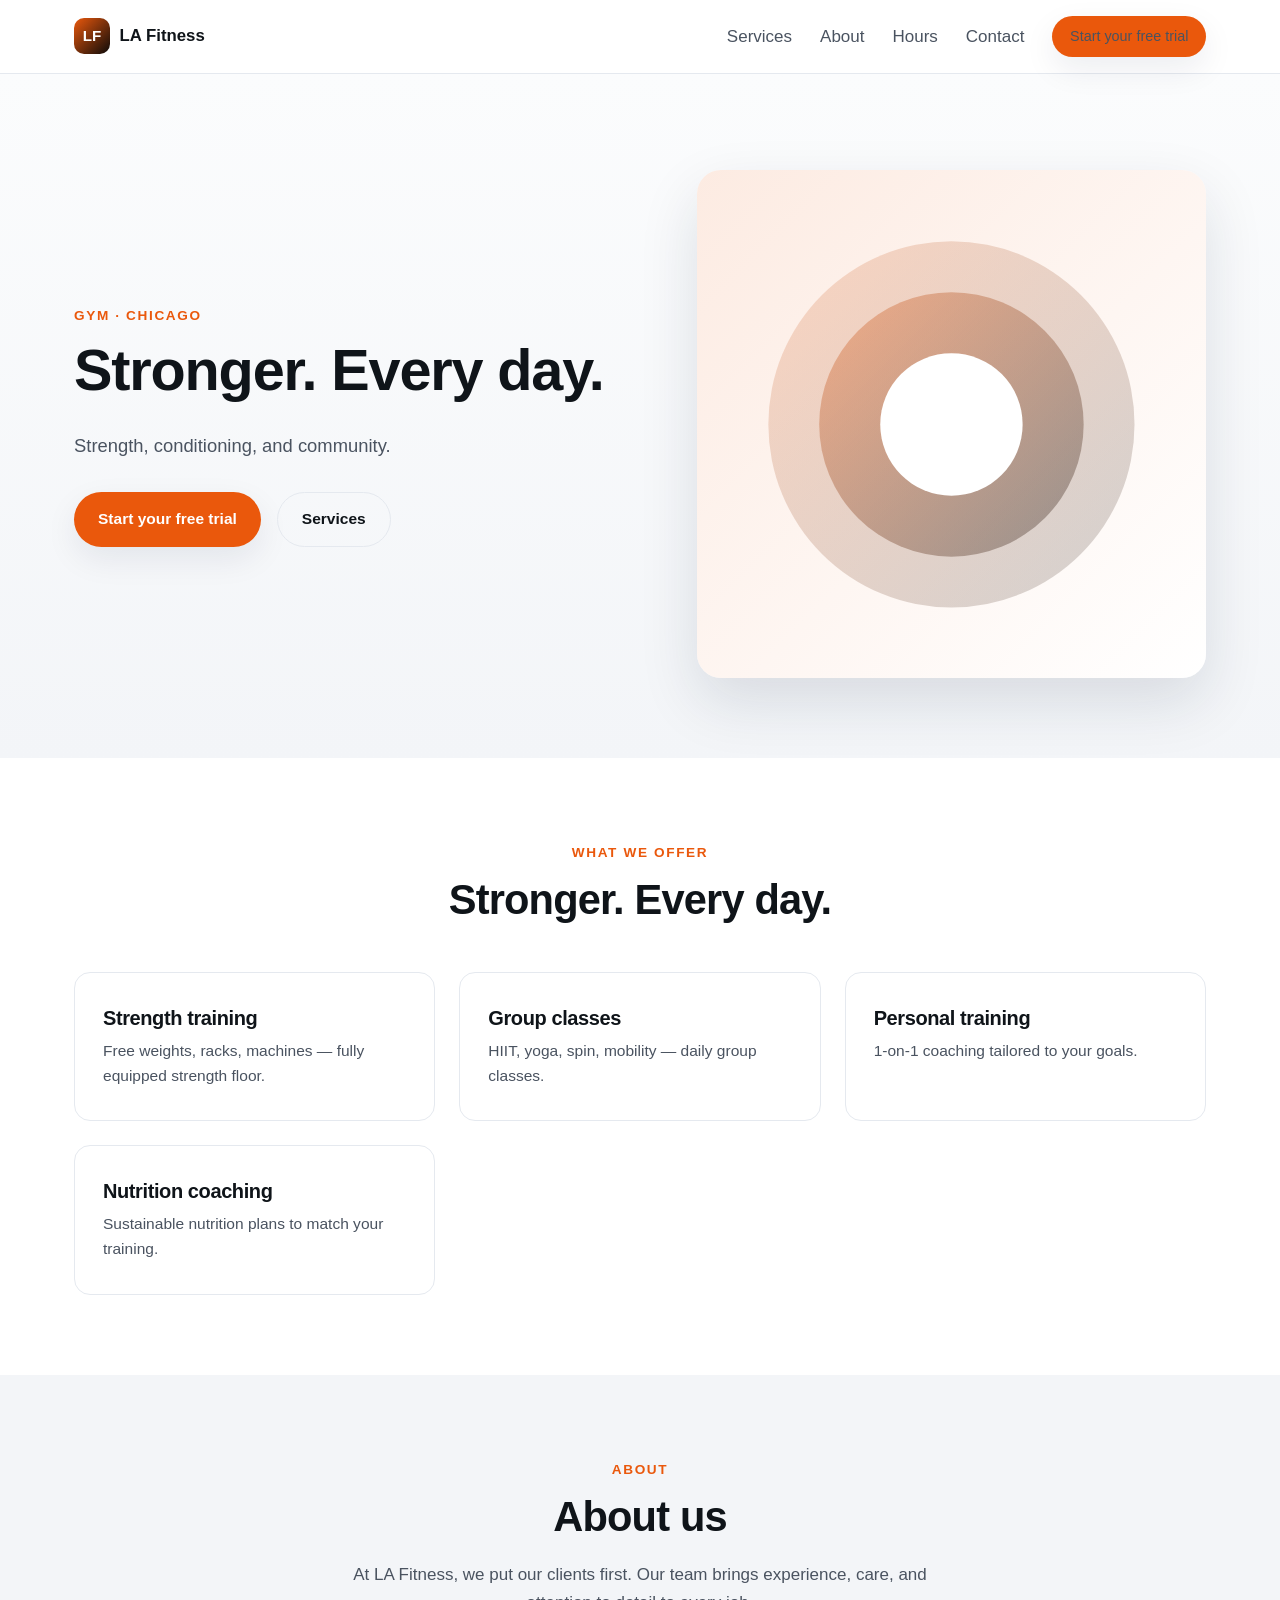
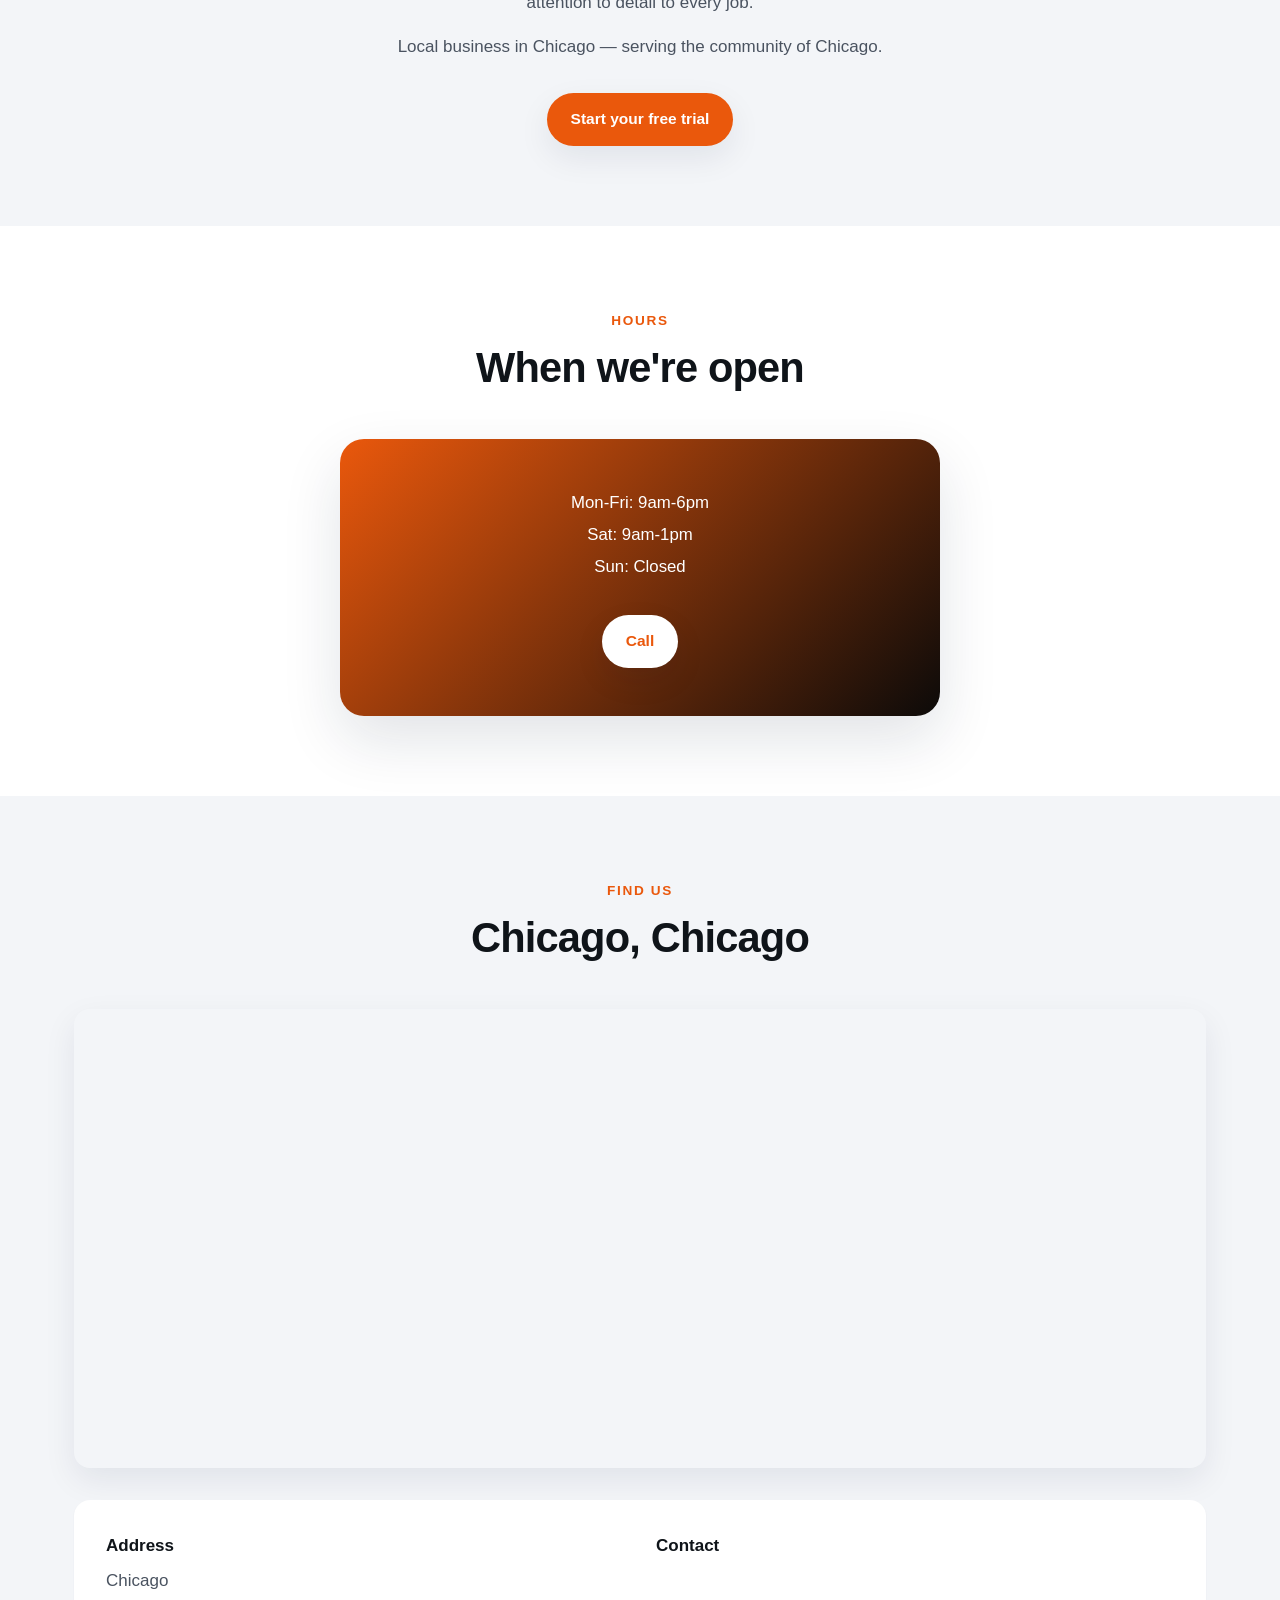
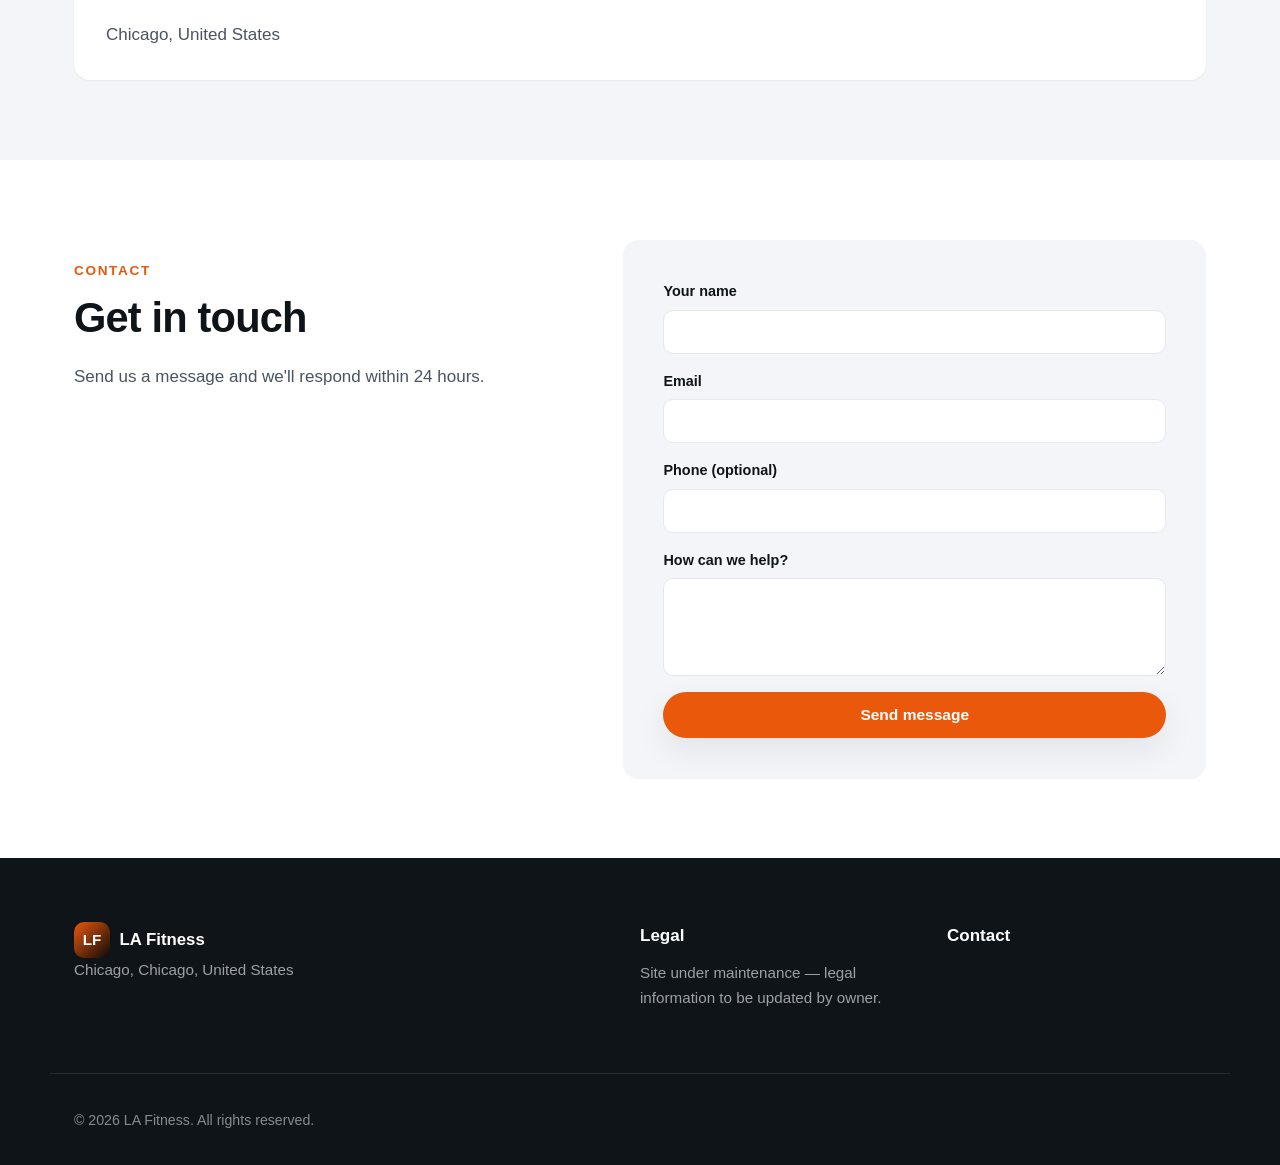
<file: 89ff51f60ce13ceafd8ca6e7455a6ad2/index.html>
<!DOCTYPE html>
<html lang="en">
<head>
<meta charset="UTF-8">
<meta name="viewport" content="width=device-width, initial-scale=1.0">
<title>LA Fitness — Services in Chicago</title>
<meta name="description" content="Strength, conditioning, and community.">
<meta property="og:title" content="LA Fitness">
<meta property="og:description" content="Strength, conditioning, and community.">
<meta property="og:type" content="website">
<link rel="stylesheet" href="style.css">
<link rel="icon" href="data:image/svg+xml,%3Csvg xmlns='http://www.w3.org/2000/svg' viewBox='0 0 100 100'%3E%3Ctext y='.9em' font-size='90'%3E💪%3C/text%3E%3C/svg%3E">
<script type="application/ld+json">
{
  "@context": "https://schema.org",
  "@type": "ExerciseGym",
  "name": "LA Fitness",
  "telephone": "",
  "email": "",
  "address": {
    "@type": "PostalAddress",
    "streetAddress": "Chicago",
    "addressLocality": "Chicago",
    "addressCountry": "United States"
  }
}
</script>
</head>
<body>

<header class="nav">
  <div class="container nav-inner">
    <a href="#top" class="logo">
      <span class="logo-mark">LF</span>
      <span class="logo-name">LA Fitness</span>
    </a>
    <nav class="nav-links">
      <a href="#services">Services</a>
      <a href="#about">About</a>
      <a href="#hours">Hours</a>
      <a href="#contact">Contact</a>
      <a href="tel:" class="btn btn-primary nav-cta">Start your free trial</a>
    </nav>
  </div>
</header>

<section id="top" class="hero">
  <div class="container hero-inner">
    <div class="hero-text reveal">
      <span class="eyebrow">Gym · Chicago</span>
      <h1>Stronger. Every day.</h1>
      <p class="lead">Strength, conditioning, and community.</p>
      <div class="hero-cta">
        <a href="tel:" class="btn btn-primary">Start your free trial</a>
        <a href="#services" class="btn btn-ghost">Services</a>
      </div>
    </div>
    <div class="hero-visual reveal">
      <div class="hero-card">
        <svg viewBox="0 0 200 200" class="hero-svg" aria-hidden="true">
          <defs>
            <linearGradient id="hg" x1="0" x2="1" y1="0" y2="1">
              <stop offset="0%" stop-color="var(--c-primary)"/>
              <stop offset="100%" stop-color="var(--c-secondary)"/>
            </linearGradient>
          </defs>
          <circle cx="100" cy="100" r="90" fill="url(#hg)" opacity="0.18"/>
          <circle cx="100" cy="100" r="65" fill="url(#hg)" opacity="0.32"/>
          <circle cx="100" cy="100" r="35" fill="white"/>
        </svg>
      </div>
    </div>
  </div>
</section>

<section id="services" class="services">
  <div class="container">
    <div class="section-head reveal">
      <span class="eyebrow">What we offer</span>
      <h2>Stronger. Every day.</h2>
    </div>
    <div class="grid grid-2">
      <article class="card reveal">
        <h3>Strength training</h3>
        <p>Free weights, racks, machines — fully equipped strength floor.</p>
      </article>
      <article class="card reveal">
        <h3>Group classes</h3>
        <p>HIIT, yoga, spin, mobility — daily group classes.</p>
      </article>
      <article class="card reveal">
        <h3>Personal training</h3>
        <p>1-on-1 coaching tailored to your goals.</p>
      </article>
      <article class="card reveal">
        <h3>Nutrition coaching</h3>
        <p>Sustainable nutrition plans to match your training.</p>
      </article>
    </div>
  </div>
</section>

<section id="about" class="about">
  <div class="container about-inner">
    <div class="about-text reveal">
      <span class="eyebrow">About</span>
      <h2>About us</h2>
      <p>At LA Fitness, we put our clients first. Our team brings experience, care, and attention to detail to every job.</p>
      <p>Local business in Chicago — serving the community of Chicago.</p>
      <a href="#contact" class="btn btn-primary">Start your free trial</a>
    </div>
  </div>
</section>

<section id="hours" class="hours">
  <div class="container">
    <div class="section-head reveal">
      <span class="eyebrow">Hours</span>
      <h2>When we're open</h2>
    </div>
    <div class="hours-card reveal">
      <pre class="hours-text">Mon-Fri: 9am-6pm
Sat: 9am-1pm
Sun: Closed</pre>
      <a href="tel:" class="btn btn-primary">Call </a>
    </div>
  </div>
</section>

<section id="location" class="location">
  <div class="container">
    <div class="section-head reveal">
      <span class="eyebrow">Find us</span>
      <h2>Chicago, Chicago</h2>
    </div>
    <div class="map-wrap reveal">
      <iframe src="https://maps.google.com/maps?q=Chicago,+Chicago,+United+States&output=embed" width="100%" height="450" style="border:0; border-radius: 16px;" allowfullscreen="" loading="lazy" referrerpolicy="no-referrer-when-downgrade"></iframe>
    </div>
    <div class="address-box reveal">
      <div>
        <strong>Address</strong>
        <p>Chicago<br><br>Chicago, United States</p>
      </div>
      <div>
        <strong>Contact</strong>
        <p><a href="tel:"></a><br><a href="mailto:"></a></p>
      </div>
    </div>
  </div>
</section>

<section id="contact" class="contact">
  <div class="container">
    <div class="contact-inner reveal">
      <div class="contact-text">
        <span class="eyebrow">Contact</span>
        <h2>Get in touch</h2>
        <p>Send us a message and we'll respond within 24 hours.</p>
      </div>
      <form class="contact-form" action="mailto:" method="post" enctype="text/plain">
        <label>Your name<input type="text" name="name" required></label>
        <label>Email<input type="email" name="email" required></label>
        <label>Phone (optional)<input type="tel" name="phone"></label>
        <label>How can we help?<textarea name="message" rows="4" required></textarea></label>
        <button type="submit" class="btn btn-primary btn-block">Send message</button>
      </form>
    </div>
  </div>
</section>

<footer class="footer">
  <div class="container footer-inner">
    <div>
      <div class="logo">
        <span class="logo-mark">LF</span>
        <span class="logo-name">LA Fitness</span>
      </div>
      <p class="muted">Chicago, Chicago, United States</p>
    </div>
    <div>
      <strong>Legal</strong>
      <p class="muted">Site under maintenance — legal information to be updated by owner.</p>
    </div>
    <div>
      <strong>Contact</strong>
      <p class="muted"><a href="tel:"></a><br><a href="mailto:"></a></p>
    </div>
  </div>
  <div class="container footer-bottom">
    <small>© 2026 LA Fitness. All rights reserved.</small>
  </div>
</footer>

<script>
const obs = new IntersectionObserver((entries) => {
  entries.forEach(e => {
    if (e.isIntersecting) {
      e.target.classList.add('in-view');
      obs.unobserve(e.target);
    }
  });
}, { threshold: 0.1 });
document.querySelectorAll('.reveal').forEach(el => obs.observe(el));
</script>

</body>
</html>
</file>
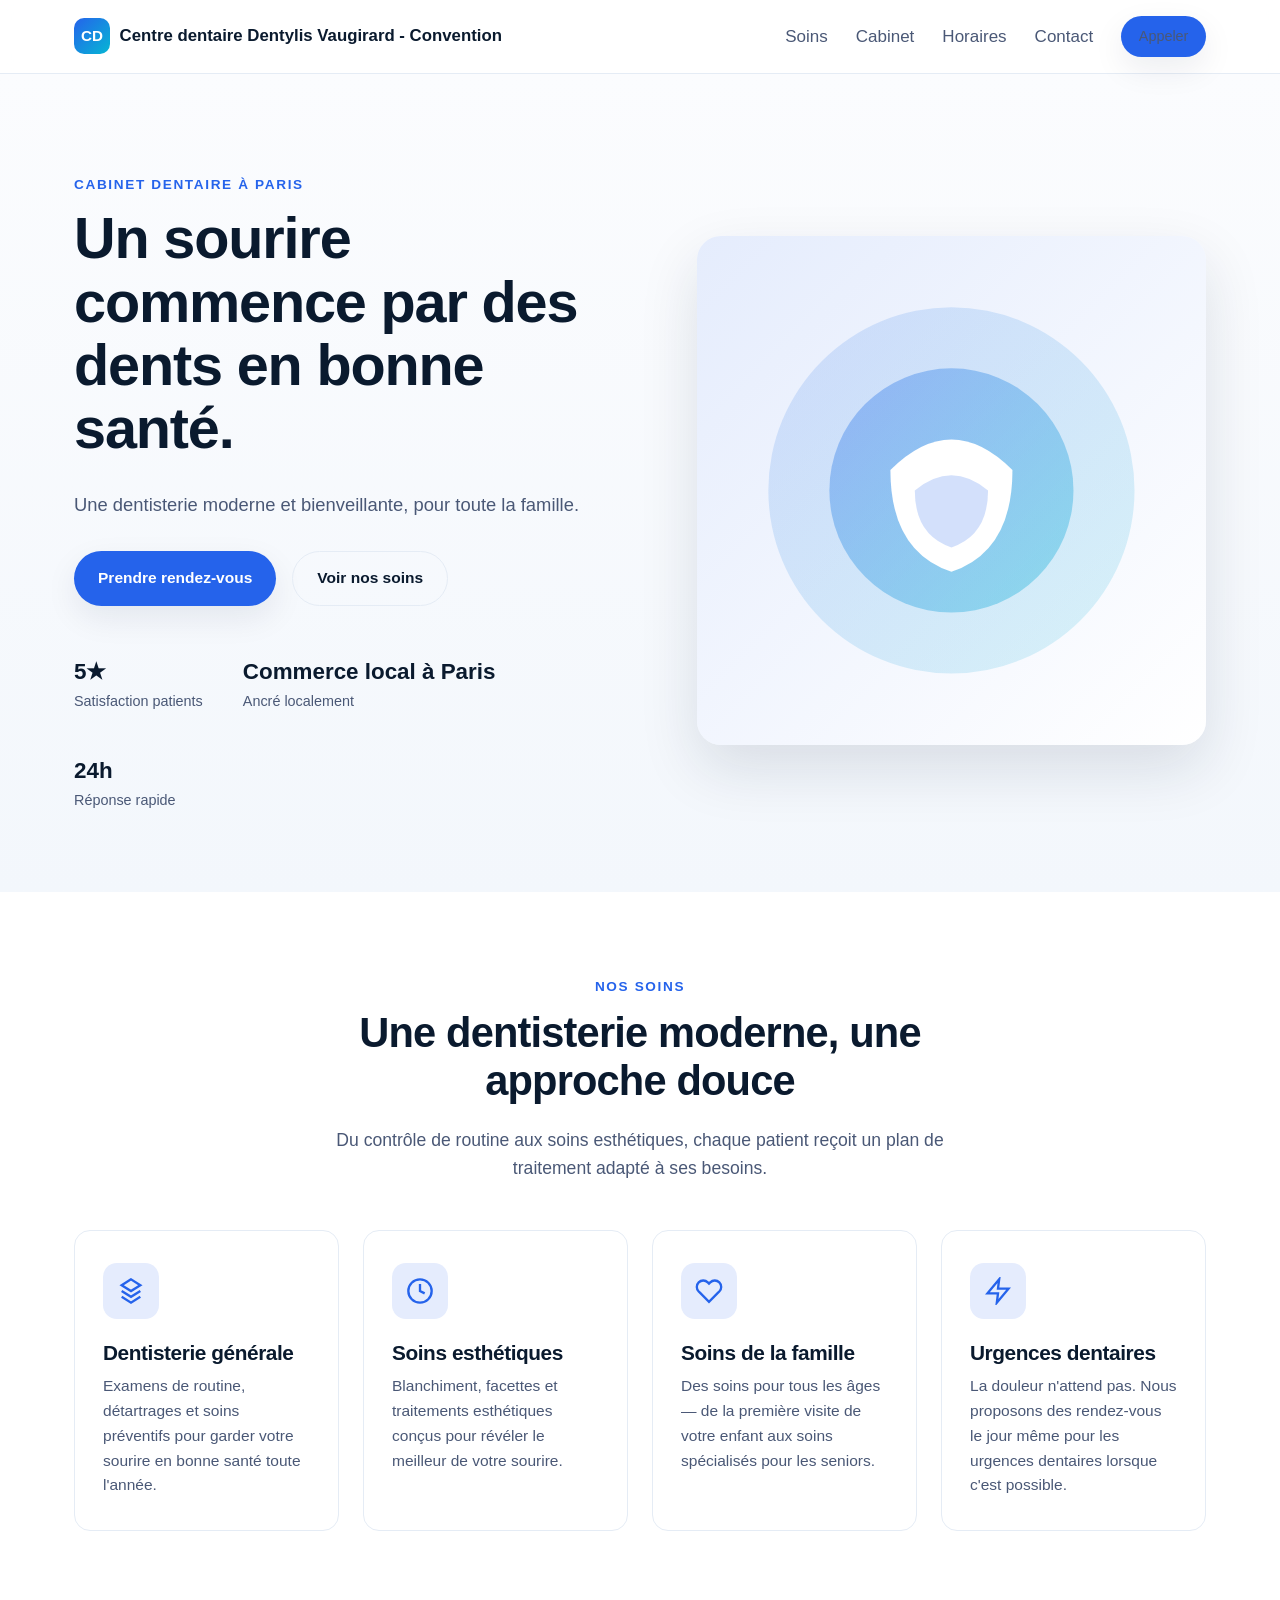
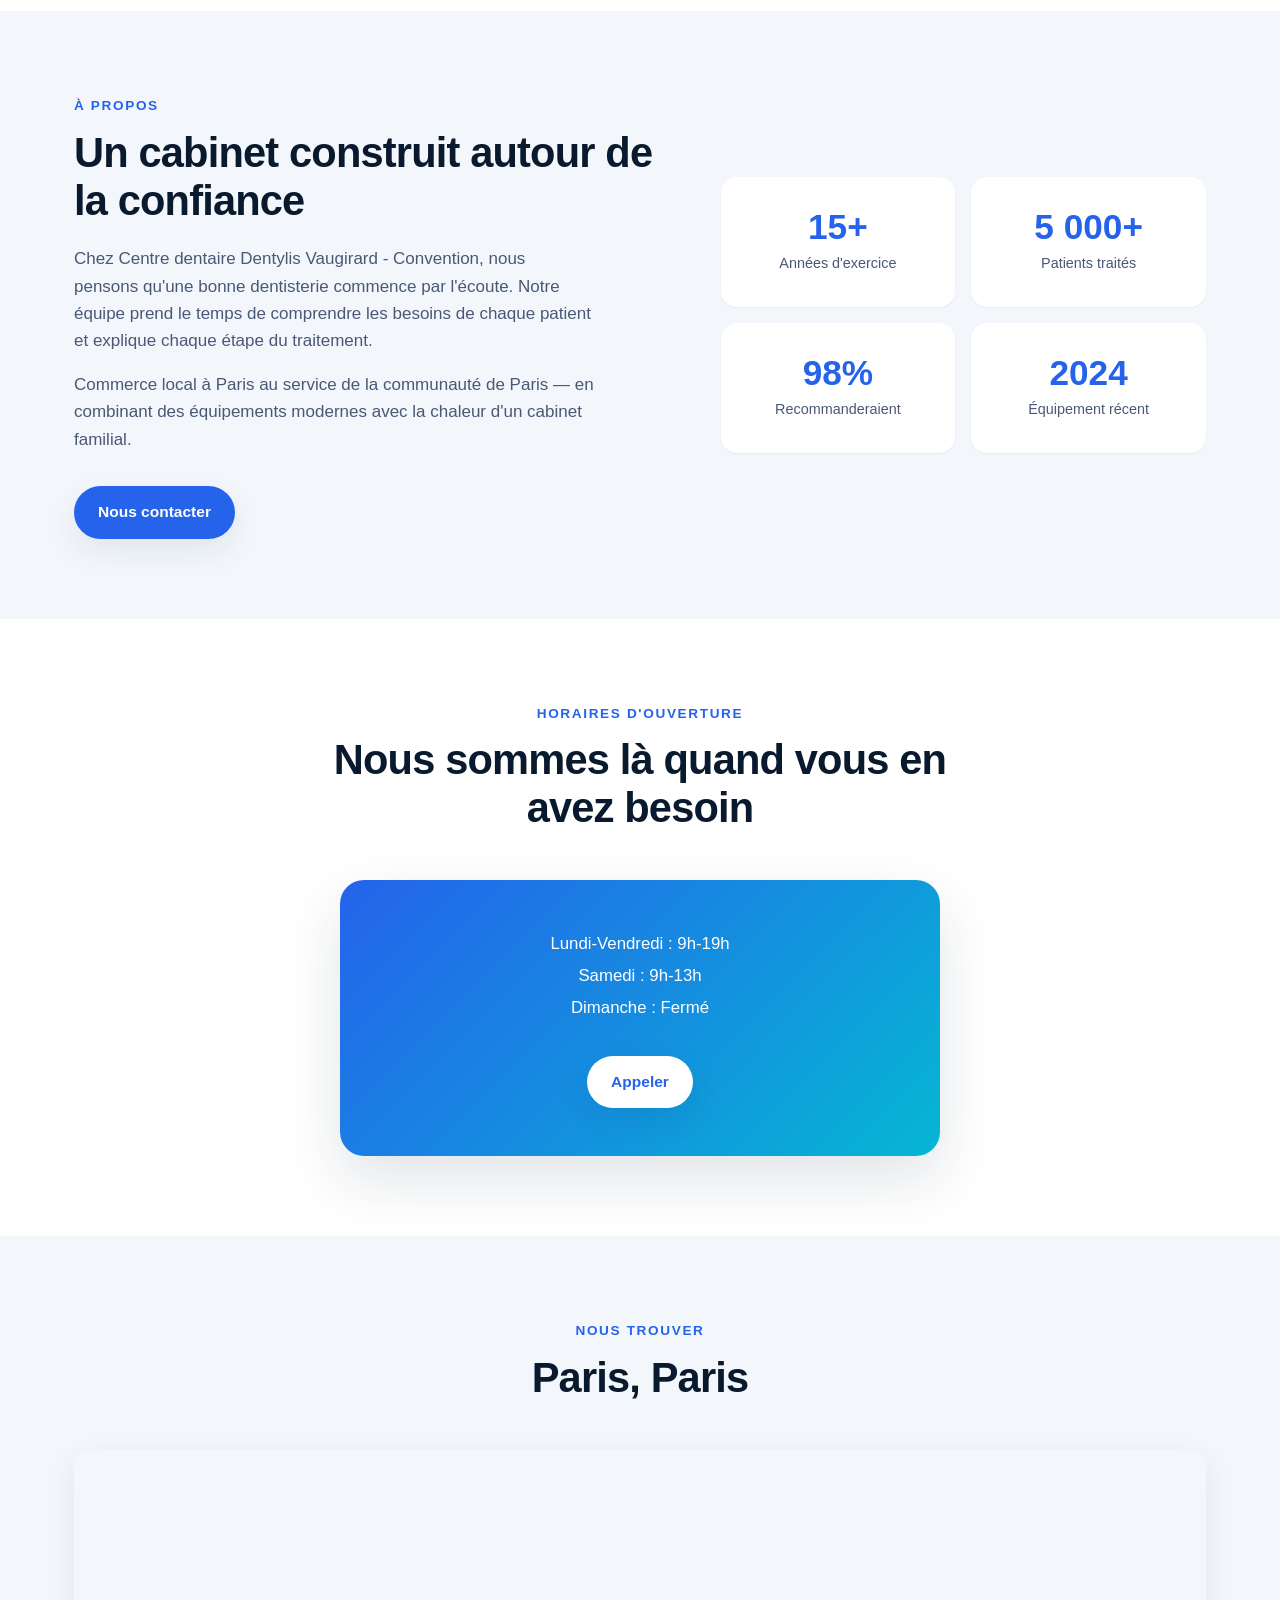
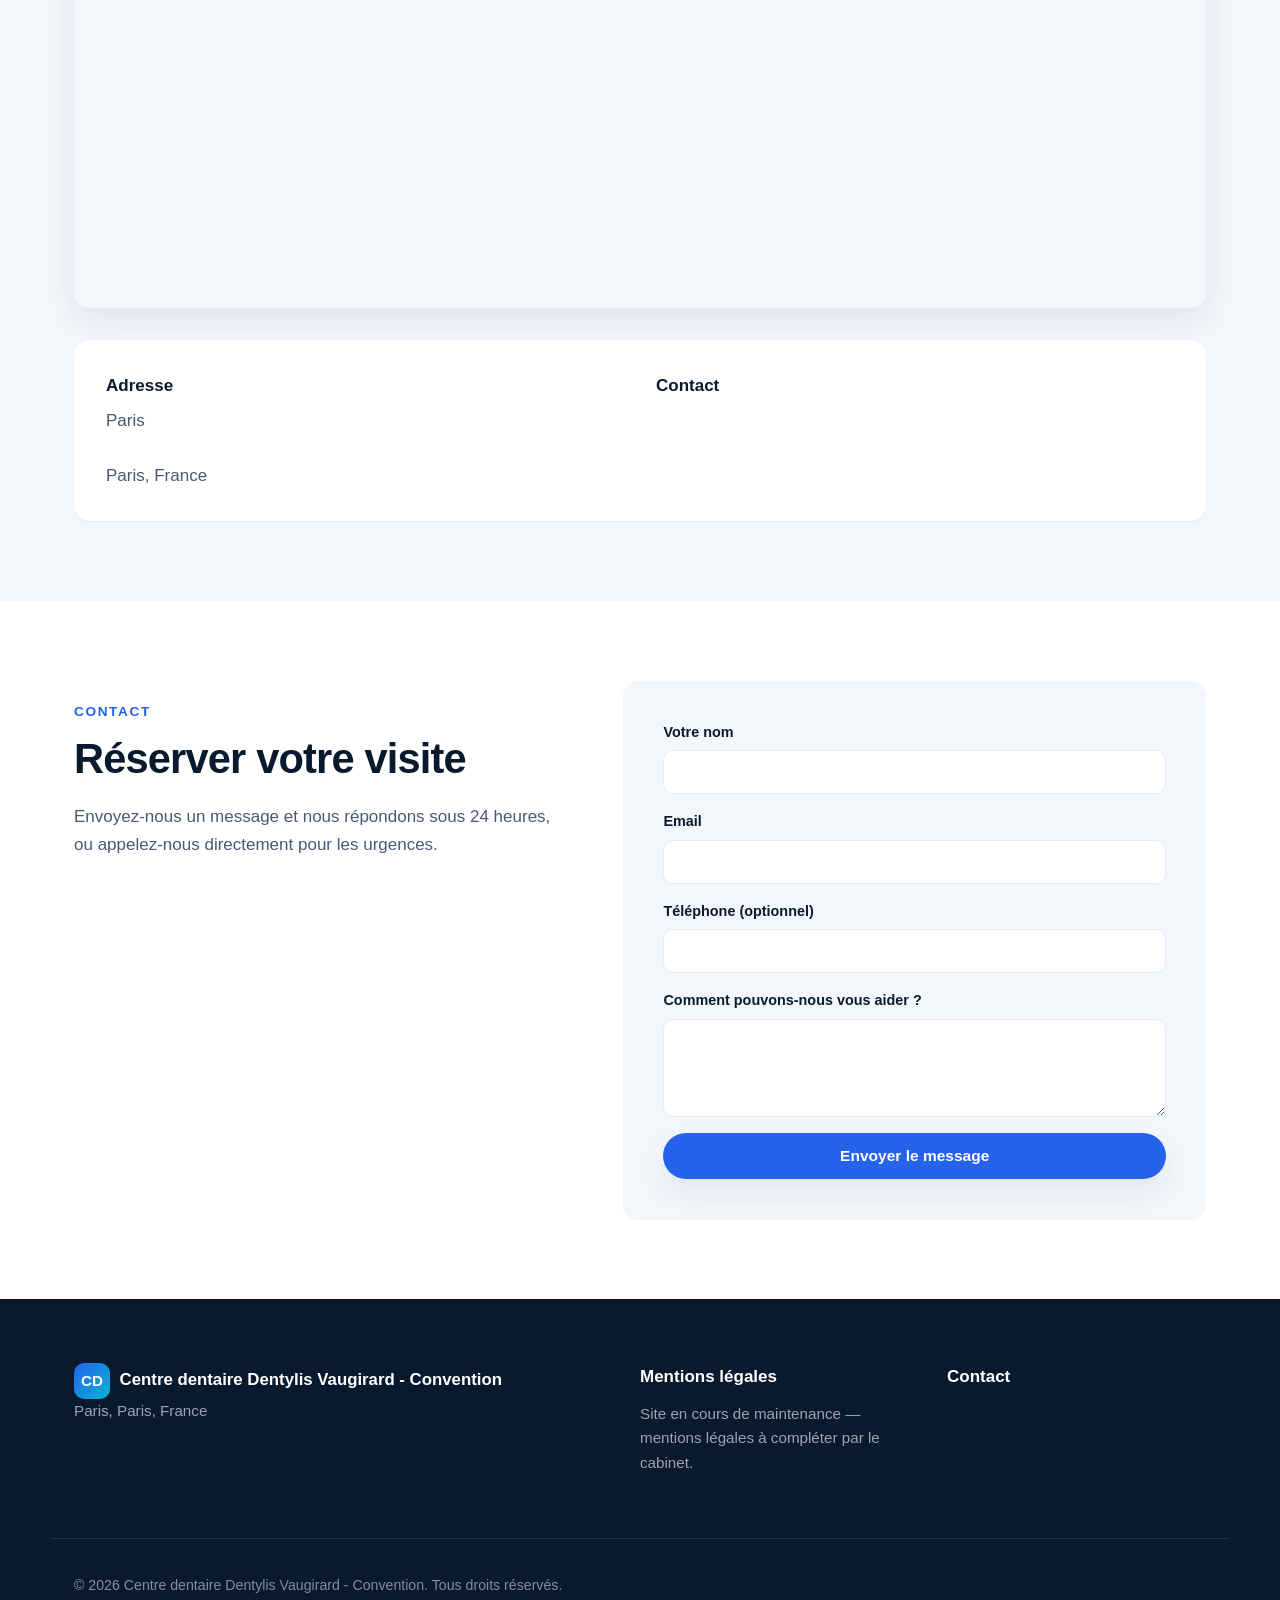
<file: 8fca612493efad736469fa823d2a797a/index.html>
<!DOCTYPE html>
<html lang="fr">
<head>
<meta charset="UTF-8">
<meta name="viewport" content="width=device-width, initial-scale=1.0">
<title>Centre dentaire Dentylis Vaugirard - Convention — Cabinet dentaire à Paris</title>
<meta name="description" content="Une dentisterie moderne et bienveillante, pour toute la famille.">
<meta property="og:title" content="Centre dentaire Dentylis Vaugirard - Convention">
<meta property="og:description" content="Une dentisterie moderne et bienveillante, pour toute la famille.">
<meta property="og:type" content="website">
<link rel="stylesheet" href="style.css">
<link rel="icon" href="data:image/svg+xml,%3Csvg xmlns='http://www.w3.org/2000/svg' viewBox='0 0 100 100'%3E%3Ctext y='.9em' font-size='90'%3E🦷%3C/text%3E%3C/svg%3E">
<script type="application/ld+json">
{
  "@context": "https://schema.org",
  "@type": "Dentist",
  "name": "Centre dentaire Dentylis Vaugirard - Convention",
  "telephone": "",
  "email": "",
  "address": {
    "@type": "PostalAddress",
    "streetAddress": "Paris",
    "addressLocality": "Paris",
    "addressCountry": "France"
  }
}
</script>
</head>
<body>

<header class="nav">
  <div class="container nav-inner">
    <a href="#top" class="logo">
      <span class="logo-mark">CD</span>
      <span class="logo-name">Centre dentaire Dentylis Vaugirard - Convention</span>
    </a>
    <nav class="nav-links">
      <a href="#services">Soins</a>
      <a href="#about">Cabinet</a>
      <a href="#hours">Horaires</a>
      <a href="#contact">Contact</a>
      <a href="tel:" class="btn btn-primary nav-cta">Appeler</a>
    </nav>
  </div>
</header>

<section id="top" class="hero">
  <div class="container hero-inner">
    <div class="hero-text reveal">
      <span class="eyebrow">Cabinet dentaire à Paris</span>
      <h1>Un sourire commence par des dents en bonne santé.</h1>
      <p class="lead">Une dentisterie moderne et bienveillante, pour toute la famille.</p>
      <div class="hero-cta">
        <a href="tel:" class="btn btn-primary">Prendre rendez-vous</a>
        <a href="#services" class="btn btn-ghost">Voir nos soins</a>
      </div>
      <div class="hero-trust">
        <div class="trust-item">
          <strong>5★</strong>
          <span>Satisfaction patients</span>
        </div>
        <div class="trust-item">
          <strong>Commerce local à Paris</strong>
          <span>Ancré localement</span>
        </div>
        <div class="trust-item">
          <strong>24h</strong>
          <span>Réponse rapide</span>
        </div>
      </div>
    </div>
    <div class="hero-visual reveal">
      <div class="hero-card">
        <div class="hero-card-bg"></div>
        <svg viewBox="0 0 200 200" class="hero-svg" aria-hidden="true">
          <defs>
            <linearGradient id="g1" x1="0" x2="1" y1="0" y2="1">
              <stop offset="0%" stop-color="var(--c-primary)"/>
              <stop offset="100%" stop-color="var(--c-secondary)"/>
            </linearGradient>
          </defs>
          <circle cx="100" cy="100" r="90" fill="url(#g1)" opacity="0.15"/>
          <circle cx="100" cy="100" r="60" fill="url(#g1)" opacity="0.35"/>
          <path d="M70 90 Q100 60 130 90 Q130 130 100 140 Q70 130 70 90 Z" fill="white"/>
          <path d="M82 100 Q100 85 118 100 Q118 122 100 128 Q82 122 82 100 Z" fill="var(--c-primary)" opacity="0.2"/>
        </svg>
      </div>
    </div>
  </div>
</section>

<section id="services" class="services">
  <div class="container">
    <div class="section-head reveal">
      <span class="eyebrow">Nos soins</span>
      <h2>Une dentisterie moderne, une approche douce</h2>
      <p>Du contrôle de routine aux soins esthétiques, chaque patient reçoit un plan de traitement adapté à ses besoins.</p>
    </div>
    <div class="grid grid-3">
      <article class="card reveal">
        <div class="card-icon" style="background: var(--c-primary-soft);">
          <svg viewBox="0 0 24 24" fill="none" stroke="currentColor" stroke-width="2"><path d="M12 2L4 7l8 5 8-5-8-5z"/><path d="M4 12l8 5 8-5"/><path d="M4 17l8 5 8-5"/></svg>
        </div>
        <h3>Dentisterie générale</h3>
        <p>Examens de routine, détartrages et soins préventifs pour garder votre sourire en bonne santé toute l'année.</p>
      </article>
      <article class="card reveal">
        <div class="card-icon" style="background: var(--c-primary-soft);">
          <svg viewBox="0 0 24 24" fill="none" stroke="currentColor" stroke-width="2"><circle cx="12" cy="12" r="10"/><path d="M12 6v6l4 2"/></svg>
        </div>
        <h3>Soins esthétiques</h3>
        <p>Blanchiment, facettes et traitements esthétiques conçus pour révéler le meilleur de votre sourire.</p>
      </article>
      <article class="card reveal">
        <div class="card-icon" style="background: var(--c-primary-soft);">
          <svg viewBox="0 0 24 24" fill="none" stroke="currentColor" stroke-width="2"><path d="M20.84 4.61a5.5 5.5 0 0 0-7.78 0L12 5.67l-1.06-1.06a5.5 5.5 0 0 0-7.78 7.78l1.06 1.06L12 21.23l7.78-7.78 1.06-1.06a5.5 5.5 0 0 0 0-7.78z"/></svg>
        </div>
        <h3>Soins de la famille</h3>
        <p>Des soins pour tous les âges — de la première visite de votre enfant aux soins spécialisés pour les seniors.</p>
      </article>
      <article class="card reveal">
        <div class="card-icon" style="background: var(--c-primary-soft);">
          <svg viewBox="0 0 24 24" fill="none" stroke="currentColor" stroke-width="2"><path d="M13 2L3 14h9l-1 8 10-12h-9l1-8z"/></svg>
        </div>
        <h3>Urgences dentaires</h3>
        <p>La douleur n'attend pas. Nous proposons des rendez-vous le jour même pour les urgences dentaires lorsque c'est possible.</p>
      </article>
    </div>
  </div>
</section>

<section id="about" class="about">
  <div class="container about-inner">
    <div class="about-text reveal">
      <span class="eyebrow">À propos</span>
      <h2>Un cabinet construit autour de la confiance</h2>
      <p>Chez Centre dentaire Dentylis Vaugirard - Convention, nous pensons qu'une bonne dentisterie commence par l'écoute. Notre équipe prend le temps de comprendre les besoins de chaque patient et explique chaque étape du traitement.</p>
      <p>Commerce local à Paris au service de la communauté de Paris — en combinant des équipements modernes avec la chaleur d'un cabinet familial.</p>
      <a href="#contact" class="btn btn-primary">Nous contacter</a>
    </div>
    <div class="about-stats reveal">
      <div class="stat-card">
        <div class="stat-num">15+</div>
        <div class="stat-label">Années d'exercice</div>
      </div>
      <div class="stat-card">
        <div class="stat-num">5 000+</div>
        <div class="stat-label">Patients traités</div>
      </div>
      <div class="stat-card">
        <div class="stat-num">98%</div>
        <div class="stat-label">Recommanderaient</div>
      </div>
      <div class="stat-card">
        <div class="stat-num">2024</div>
        <div class="stat-label">Équipement récent</div>
      </div>
    </div>
  </div>
</section>

<section id="hours" class="hours">
  <div class="container">
    <div class="section-head reveal">
      <span class="eyebrow">Horaires d'ouverture</span>
      <h2>Nous sommes là quand vous en avez besoin</h2>
    </div>
    <div class="hours-card reveal">
      <pre class="hours-text">Lundi-Vendredi : 9h-19h
Samedi : 9h-13h
Dimanche : Fermé</pre>
      <a href="tel:" class="btn btn-primary">Appeler </a>
    </div>
  </div>
</section>

<section id="location" class="location">
  <div class="container">
    <div class="section-head reveal">
      <span class="eyebrow">Nous trouver</span>
      <h2>Paris, Paris</h2>
    </div>
    <div class="map-wrap reveal">
      <iframe src="https://maps.google.com/maps?q=Paris,+Paris,+France&output=embed" width="100%" height="450" style="border:0; border-radius: 16px;" allowfullscreen="" loading="lazy" referrerpolicy="no-referrer-when-downgrade"></iframe>
    </div>
    <div class="address-box reveal">
      <div>
        <strong>Adresse</strong>
        <p>Paris<br><br>Paris, France</p>
      </div>
      <div>
        <strong>Contact</strong>
        <p><a href="tel:"></a><br><a href="mailto:"></a></p>
      </div>
    </div>
  </div>
</section>

<section id="contact" class="contact">
  <div class="container">
    <div class="contact-inner reveal">
      <div class="contact-text">
        <span class="eyebrow">Contact</span>
        <h2>Réserver votre visite</h2>
        <p>Envoyez-nous un message et nous répondons sous 24 heures, ou appelez-nous directement pour les urgences.</p>
      </div>
      <form class="contact-form" action="mailto:" method="post" enctype="text/plain">
        <label>Votre nom<input type="text" name="name" required></label>
        <label>Email<input type="email" name="email" required></label>
        <label>Téléphone (optionnel)<input type="tel" name="phone"></label>
        <label>Comment pouvons-nous vous aider ?<textarea name="message" rows="4" required></textarea></label>
        <button type="submit" class="btn btn-primary btn-block">Envoyer le message</button>
      </form>
    </div>
  </div>
</section>

<footer class="footer">
  <div class="container footer-inner">
    <div>
      <div class="logo">
        <span class="logo-mark">CD</span>
        <span class="logo-name">Centre dentaire Dentylis Vaugirard - Convention</span>
      </div>
      <p class="muted">Paris, Paris, France</p>
    </div>
    <div>
      <strong>Mentions légales</strong>
      <p class="muted">Site en cours de maintenance — mentions légales à compléter par le cabinet.</p>
    </div>
    <div>
      <strong>Contact</strong>
      <p class="muted"><a href="tel:"></a><br><a href="mailto:"></a></p>
    </div>
  </div>
  <div class="container footer-bottom">
    <small>© 2026 Centre dentaire Dentylis Vaugirard - Convention. Tous droits réservés.</small>
  </div>
</footer>

<script>
const obs = new IntersectionObserver((entries) => {
  entries.forEach(e => {
    if (e.isIntersecting) {
      e.target.classList.add('in-view');
      obs.unobserve(e.target);
    }
  });
}, { threshold: 0.1 });
document.querySelectorAll('.reveal').forEach(el => obs.observe(el));
</script>

</body>
</html>
</file>
<file: 89ff51f60ce13ceafd8ca6e7455a6ad2/style.css>
:root {
  --c-primary: #ea580c;
  --c-secondary: #0c0a09;
  --c-primary-soft: color-mix(in srgb, var(--c-primary) 12%, white);
  --c-ink: #0f1419;
  --c-ink-2: #4a5360;
  --c-bg: #fbfcfd;
  --c-bg-alt: #f3f5f8;
  --c-border: #e5e9ef;
  --c-white: #ffffff;
  --shadow-sm: 0 1px 2px rgba(15, 30, 60, 0.06);
  --shadow-md: 0 12px 32px rgba(15, 30, 60, 0.08);
  --shadow-lg: 0 24px 60px rgba(15, 30, 60, 0.12);
  --radius: 16px;
  --max-w: 1180px;
  --font-stack: -apple-system, BlinkMacSystemFont, "Segoe UI", Roboto, "Helvetica Neue", Arial, sans-serif;
}

* { box-sizing: border-box; }
html { scroll-behavior: smooth; }
body { margin: 0; font-family: var(--font-stack); font-size: 17px; line-height: 1.6; color: var(--c-ink); background: var(--c-bg); -webkit-font-smoothing: antialiased; }
a { color: var(--c-primary); text-decoration: none; }
a:hover { text-decoration: underline; }
h1, h2, h3 { color: var(--c-ink); margin: 0 0 0.5em; letter-spacing: -0.02em; }
h1 { font-size: clamp(2.2rem, 5vw, 3.6rem); line-height: 1.1; font-weight: 700; }
h2 { font-size: clamp(1.8rem, 3.5vw, 2.6rem); line-height: 1.15; font-weight: 700; }
h3 { font-size: 1.25rem; line-height: 1.3; font-weight: 600; }
p { margin: 0 0 1em; color: var(--c-ink-2); }
.lead { font-size: 1.15rem; color: var(--c-ink-2); }
.muted { color: var(--c-ink-2); font-size: 0.95rem; }
.container { max-width: var(--max-w); margin: 0 auto; padding: 0 1.5rem; }
.eyebrow { display: inline-block; font-size: 0.85rem; font-weight: 600; letter-spacing: 0.12em; text-transform: uppercase; color: var(--c-primary); margin-bottom: 0.75rem; }
.btn { display: inline-flex; align-items: center; justify-content: center; gap: 0.5rem; padding: 0.875rem 1.5rem; border-radius: 999px; font-weight: 600; font-size: 0.97rem; text-decoration: none; cursor: pointer; border: 0; font-family: inherit; transition: transform 0.15s, box-shadow 0.2s, background 0.2s; }
.btn-primary { background: var(--c-primary); color: white; box-shadow: var(--shadow-md); }
.btn-primary:hover { transform: translateY(-2px); box-shadow: var(--shadow-lg); text-decoration: none; }
.btn-ghost { background: transparent; color: var(--c-ink); border: 1.5px solid var(--c-border); }
.btn-ghost:hover { background: var(--c-bg-alt); text-decoration: none; }
.btn-block { width: 100%; }

.nav { position: sticky; top: 0; z-index: 100; background: rgba(255,255,255,0.88); backdrop-filter: saturate(180%) blur(12px); border-bottom: 1px solid var(--c-border); }
.nav-inner { display: flex; align-items: center; justify-content: space-between; padding: 1rem 1.5rem; }
.logo { display: inline-flex; align-items: center; gap: 0.6rem; font-weight: 700; color: var(--c-ink); text-decoration: none; }
.logo-mark { display: inline-flex; align-items: center; justify-content: center; width: 36px; height: 36px; border-radius: 10px; background: linear-gradient(135deg, var(--c-primary), var(--c-secondary)); color: white; font-weight: 700; font-size: 0.95rem; }
.logo-name { font-size: 1.05rem; }
.nav-links { display: flex; align-items: center; gap: 1.75rem; }
.nav-links a { color: var(--c-ink-2); font-weight: 500; }
.nav-links a:hover { color: var(--c-primary); text-decoration: none; }
.nav-cta { padding: 0.55rem 1.1rem !important; font-size: 0.9rem !important; }

.hero { padding: 6rem 0 5rem; background: linear-gradient(180deg, var(--c-bg) 0%, var(--c-bg-alt) 100%); }
.hero-inner { display: grid; grid-template-columns: 1.1fr 1fr; gap: 4rem; align-items: center; }
.hero-text .lead { margin: 1rem 0 2rem; max-width: 540px; }
.hero-cta { display: flex; gap: 1rem; flex-wrap: wrap; }
.hero-visual { position: relative; }
.hero-card { aspect-ratio: 1; border-radius: 24px; background: linear-gradient(135deg, var(--c-primary-soft), white); box-shadow: var(--shadow-lg); overflow: hidden; display: flex; align-items: center; justify-content: center; }
.hero-svg { width: 80%; height: 80%; }

section { padding: 5rem 0; }
.section-head { text-align: center; max-width: 640px; margin: 0 auto 3rem; }
.section-head p { font-size: 1.1rem; }

.services { background: var(--c-white); }
.grid { display: grid; gap: 1.5rem; }
.grid-2 { grid-template-columns: repeat(auto-fit, minmax(280px, 1fr)); }
.card { background: var(--c-white); border: 1px solid var(--c-border); border-radius: var(--radius); padding: 2rem 1.75rem; transition: transform 0.25s, box-shadow 0.25s, border-color 0.25s; }
.card:hover { transform: translateY(-4px); box-shadow: var(--shadow-md); border-color: color-mix(in srgb, var(--c-primary) 30%, var(--c-border)); }
.card h3 { margin-bottom: 0.5rem; }
.card p { margin: 0; font-size: 0.97rem; }

.about { background: var(--c-bg-alt); }
.about-inner { max-width: 800px; margin: 0 auto; text-align: center; }
.about-text p { max-width: 640px; margin: 0 auto 1em; }
.about-text .btn { margin-top: 1rem; }

.hours { background: var(--c-white); }
.hours-card { max-width: 600px; margin: 0 auto; background: linear-gradient(135deg, var(--c-primary), var(--c-secondary)); color: white; padding: 3rem; border-radius: 24px; box-shadow: var(--shadow-lg); text-align: center; }
.hours-text { font-family: var(--font-stack); font-size: 1.05rem; line-height: 1.9; white-space: pre-wrap; margin: 0 0 2rem; color: white; }
.hours-card .btn-primary { background: white; color: var(--c-primary); }
.hours-card .btn-primary:hover { background: #f5f9fd; }

.location { background: var(--c-bg-alt); }
.map-wrap { box-shadow: var(--shadow-md); border-radius: var(--radius); overflow: hidden; margin-bottom: 2rem; }
.address-box { display: grid; grid-template-columns: 1fr 1fr; gap: 2rem; background: var(--c-white); padding: 2rem; border-radius: var(--radius); box-shadow: var(--shadow-sm); }
.address-box strong { display: block; margin-bottom: 0.5rem; color: var(--c-ink); }
.address-box p { margin: 0; }

.contact { background: var(--c-white); }
.contact-inner { display: grid; grid-template-columns: 1fr 1.2fr; gap: 4rem; align-items: start; }
.contact-text { padding-top: 1rem; }
.contact-form { background: var(--c-bg-alt); padding: 2.5rem; border-radius: var(--radius); box-shadow: var(--shadow-sm); display: flex; flex-direction: column; gap: 1rem; }
.contact-form label { display: flex; flex-direction: column; font-weight: 600; font-size: 0.9rem; color: var(--c-ink); gap: 0.4rem; }
.contact-form input, .contact-form textarea { font-family: inherit; font-size: 1rem; padding: 0.75rem 1rem; border: 1.5px solid var(--c-border); border-radius: 10px; background: var(--c-white); color: var(--c-ink); transition: border-color 0.2s; }
.contact-form input:focus, .contact-form textarea:focus { outline: none; border-color: var(--c-primary); }

.footer { background: var(--c-ink); color: white; padding: 4rem 0 2rem; }
.footer-inner { display: grid; grid-template-columns: 2fr 1fr 1fr; gap: 3rem; }
.footer .logo { color: white; }
.footer .logo-name { color: white; }
.footer strong { display: block; margin-bottom: 0.75rem; }
.footer .muted { color: rgba(255,255,255,0.6); }
.footer a { color: white; }
.footer-bottom { padding-top: 2rem; border-top: 1px solid rgba(255,255,255,0.1); margin-top: 3rem; }
.footer-bottom small { color: rgba(255,255,255,0.5); }

.reveal { opacity: 0; transform: translateY(20px); transition: opacity 0.7s, transform 0.7s; }
.reveal.in-view { opacity: 1; transform: translateY(0); }

@media (max-width: 1024px) {
  .hero-inner { grid-template-columns: 1fr; gap: 2.5rem; }
  .contact-inner { grid-template-columns: 1fr; gap: 2.5rem; }
}
@media (max-width: 640px) {
  body { font-size: 16px; }
  section { padding: 3.5rem 0; }
  .hero { padding: 3.5rem 0; }
  .nav-links a:not(.nav-cta) { display: none; }
  .address-box { grid-template-columns: 1fr; gap: 1.25rem; }
  .footer-inner { grid-template-columns: 1fr; gap: 2rem; }
  .hours-card { padding: 2rem 1.5rem; }
  .contact-form { padding: 1.5rem; }
}
</file>
<file: 8fca612493efad736469fa823d2a797a/style.css>
/* ============================================
   DENTIST LANDING — Modern, calm, clinical
   Default palette: soft blue & teal
   ============================================ */

:root {
  --c-primary: #2563eb;
  --c-secondary: #06b6d4;
  --c-primary-soft: color-mix(in srgb, var(--c-primary) 12%, white);
  --c-ink: #0a1a2e;
  --c-ink-2: #4a5876;
  --c-bg: #fbfcfe;
  --c-bg-alt: #f3f7fc;
  --c-border: #e5ecf5;
  --c-white: #ffffff;
  --shadow-sm: 0 1px 2px rgba(15, 30, 60, 0.06);
  --shadow-md: 0 12px 32px rgba(15, 30, 60, 0.08);
  --shadow-lg: 0 24px 60px rgba(15, 30, 60, 0.12);
  --radius: 16px;
  --radius-lg: 24px;
  --max-w: 1180px;
  --font-stack: -apple-system, BlinkMacSystemFont, "Segoe UI", Roboto, "Helvetica Neue", Arial, sans-serif;
}

* { box-sizing: border-box; }
html { scroll-behavior: smooth; }
body {
  margin: 0;
  font-family: var(--font-stack);
  font-size: 17px;
  line-height: 1.6;
  color: var(--c-ink);
  background: var(--c-bg);
  -webkit-font-smoothing: antialiased;
}

a { color: var(--c-primary); text-decoration: none; }
a:hover { text-decoration: underline; }

h1, h2, h3 { color: var(--c-ink); margin: 0 0 0.5em; letter-spacing: -0.02em; }
h1 { font-size: clamp(2.2rem, 5vw, 3.6rem); line-height: 1.1; font-weight: 700; }
h2 { font-size: clamp(1.8rem, 3.5vw, 2.6rem); line-height: 1.15; font-weight: 700; }
h3 { font-size: 1.3rem; line-height: 1.3; font-weight: 600; }

p { margin: 0 0 1em; color: var(--c-ink-2); }
.lead { font-size: 1.15rem; color: var(--c-ink-2); }
.muted { color: var(--c-ink-2); font-size: 0.95rem; }

.container { max-width: var(--max-w); margin: 0 auto; padding: 0 1.5rem; }

.eyebrow {
  display: inline-block;
  font-size: 0.85rem;
  font-weight: 600;
  letter-spacing: 0.12em;
  text-transform: uppercase;
  color: var(--c-primary);
  margin-bottom: 0.75rem;
}

/* Buttons */
.btn {
  display: inline-flex;
  align-items: center;
  justify-content: center;
  gap: 0.5rem;
  padding: 0.875rem 1.5rem;
  border-radius: 999px;
  font-weight: 600;
  font-size: 0.97rem;
  text-decoration: none;
  cursor: pointer;
  border: 0;
  font-family: inherit;
  transition: transform 0.15s ease, box-shadow 0.2s ease, background 0.2s ease;
}
.btn-primary { background: var(--c-primary); color: white; box-shadow: var(--shadow-md); }
.btn-primary:hover { transform: translateY(-2px); box-shadow: var(--shadow-lg); text-decoration: none; }
.btn-ghost { background: transparent; color: var(--c-ink); border: 1.5px solid var(--c-border); }
.btn-ghost:hover { background: var(--c-bg-alt); text-decoration: none; }
.btn-block { width: 100%; }

/* Nav */
.nav {
  position: sticky; top: 0; z-index: 100;
  background: rgba(255, 255, 255, 0.85);
  backdrop-filter: saturate(180%) blur(12px);
  border-bottom: 1px solid var(--c-border);
}
.nav-inner { display: flex; align-items: center; justify-content: space-between; padding: 1rem 1.5rem; }
.logo { display: inline-flex; align-items: center; gap: 0.6rem; font-weight: 700; color: var(--c-ink); text-decoration: none; }
.logo-mark {
  display: inline-flex;
  align-items: center;
  justify-content: center;
  width: 36px; height: 36px;
  border-radius: 10px;
  background: linear-gradient(135deg, var(--c-primary), var(--c-secondary));
  color: white;
  font-weight: 700;
  font-size: 0.95rem;
}
.logo-name { font-size: 1.05rem; }
.nav-links { display: flex; align-items: center; gap: 1.75rem; }
.nav-links a { color: var(--c-ink-2); font-weight: 500; }
.nav-links a:hover { color: var(--c-primary); text-decoration: none; }
.nav-cta { padding: 0.55rem 1.1rem !important; font-size: 0.9rem !important; }

/* Hero */
.hero { padding: 6rem 0 5rem; background: linear-gradient(180deg, var(--c-bg) 0%, var(--c-bg-alt) 100%); }
.hero-inner { display: grid; grid-template-columns: 1.1fr 1fr; gap: 4rem; align-items: center; }
.hero-text .lead { margin: 1rem 0 2rem; max-width: 540px; }
.hero-cta { display: flex; gap: 1rem; flex-wrap: wrap; }
.hero-trust { display: flex; gap: 2.5rem; margin-top: 3rem; flex-wrap: wrap; }
.trust-item { display: flex; flex-direction: column; }
.trust-item strong { font-size: 1.4rem; color: var(--c-ink); }
.trust-item span { color: var(--c-ink-2); font-size: 0.9rem; }

.hero-visual { position: relative; }
.hero-card {
  position: relative;
  aspect-ratio: 1;
  border-radius: var(--radius-lg);
  background: linear-gradient(135deg, var(--c-primary-soft), white);
  box-shadow: var(--shadow-lg);
  overflow: hidden;
  display: flex;
  align-items: center;
  justify-content: center;
}
.hero-svg { width: 80%; height: 80%; }

/* Sections shared */
section { padding: 5rem 0; }
.section-head { text-align: center; max-width: 640px; margin: 0 auto 3rem; }
.section-head p { font-size: 1.1rem; }

/* Services */
.services { background: var(--c-white); }
.grid { display: grid; gap: 1.5rem; }
.grid-3 { grid-template-columns: repeat(auto-fit, minmax(260px, 1fr)); }

.card {
  background: var(--c-white);
  border: 1px solid var(--c-border);
  border-radius: var(--radius);
  padding: 2rem 1.75rem;
  transition: transform 0.25s ease, box-shadow 0.25s ease, border-color 0.25s ease;
}
.card:hover {
  transform: translateY(-4px);
  box-shadow: var(--shadow-md);
  border-color: color-mix(in srgb, var(--c-primary) 30%, var(--c-border));
}
.card-icon {
  width: 56px; height: 56px;
  border-radius: 14px;
  display: inline-flex;
  align-items: center;
  justify-content: center;
  color: var(--c-primary);
  margin-bottom: 1.25rem;
}
.card-icon svg { width: 28px; height: 28px; }
.card h3 { margin-bottom: 0.5rem; }
.card p { margin: 0; font-size: 0.97rem; }

/* About */
.about { background: var(--c-bg-alt); }
.about-inner { display: grid; grid-template-columns: 1.2fr 1fr; gap: 4rem; align-items: center; }
.about-text p { max-width: 520px; }
.about-text .btn { margin-top: 1rem; }
.about-stats { display: grid; grid-template-columns: 1fr 1fr; gap: 1rem; }
.stat-card {
  background: var(--c-white);
  padding: 2rem 1.5rem;
  border-radius: var(--radius);
  box-shadow: var(--shadow-sm);
  text-align: center;
}
.stat-num { font-size: 2.2rem; font-weight: 700; color: var(--c-primary); line-height: 1; margin-bottom: 0.5rem; }
.stat-label { font-size: 0.9rem; color: var(--c-ink-2); }

/* Hours */
.hours { background: var(--c-white); }
.hours-card {
  max-width: 600px;
  margin: 0 auto;
  background: linear-gradient(135deg, var(--c-primary), var(--c-secondary));
  color: white;
  padding: 3rem;
  border-radius: var(--radius-lg);
  box-shadow: var(--shadow-lg);
  text-align: center;
}
.hours-text {
  font-family: var(--font-stack);
  font-size: 1.05rem;
  line-height: 1.9;
  white-space: pre-wrap;
  margin: 0 0 2rem;
  color: white;
}
.hours-card .btn-primary { background: white; color: var(--c-primary); }
.hours-card .btn-primary:hover { background: #f5f9fd; }

/* Location */
.location { background: var(--c-bg-alt); }
.map-wrap { box-shadow: var(--shadow-md); border-radius: var(--radius); overflow: hidden; margin-bottom: 2rem; }
.address-box {
  display: grid;
  grid-template-columns: 1fr 1fr;
  gap: 2rem;
  background: var(--c-white);
  padding: 2rem;
  border-radius: var(--radius);
  box-shadow: var(--shadow-sm);
}
.address-box strong { display: block; margin-bottom: 0.5rem; color: var(--c-ink); }
.address-box p { margin: 0; }

/* Contact */
.contact { background: var(--c-white); }
.contact-inner { display: grid; grid-template-columns: 1fr 1.2fr; gap: 4rem; align-items: start; }
.contact-text { padding-top: 1rem; }
.contact-form {
  background: var(--c-bg-alt);
  padding: 2.5rem;
  border-radius: var(--radius);
  box-shadow: var(--shadow-sm);
  display: flex;
  flex-direction: column;
  gap: 1rem;
}
.contact-form label { display: flex; flex-direction: column; font-weight: 600; font-size: 0.9rem; color: var(--c-ink); gap: 0.4rem; }
.contact-form input,
.contact-form textarea {
  font-family: inherit;
  font-size: 1rem;
  padding: 0.75rem 1rem;
  border: 1.5px solid var(--c-border);
  border-radius: 10px;
  background: var(--c-white);
  color: var(--c-ink);
  transition: border-color 0.2s ease;
}
.contact-form input:focus,
.contact-form textarea:focus {
  outline: none;
  border-color: var(--c-primary);
}

/* Footer */
.footer { background: var(--c-ink); color: white; padding: 4rem 0 2rem; }
.footer-inner { display: grid; grid-template-columns: 2fr 1fr 1fr; gap: 3rem; }
.footer .logo { color: white; }
.footer .logo-name { color: white; }
.footer strong { display: block; margin-bottom: 0.75rem; }
.footer .muted { color: rgba(255, 255, 255, 0.6); }
.footer a { color: white; }
.footer-bottom { padding-top: 2rem; border-top: 1px solid rgba(255, 255, 255, 0.1); margin-top: 3rem; }
.footer-bottom small { color: rgba(255, 255, 255, 0.5); }

/* Reveal animation */
.reveal { opacity: 0; transform: translateY(20px); transition: opacity 0.7s ease, transform 0.7s ease; }
.reveal.in-view { opacity: 1; transform: translateY(0); }

/* Responsive */
@media (max-width: 1024px) {
  .hero-inner { grid-template-columns: 1fr; gap: 2.5rem; }
  .about-inner { grid-template-columns: 1fr; gap: 2.5rem; }
  .contact-inner { grid-template-columns: 1fr; gap: 2.5rem; }
}
@media (max-width: 640px) {
  body { font-size: 16px; }
  section { padding: 3.5rem 0; }
  .hero { padding: 3.5rem 0; }
  .nav-links a:not(.nav-cta) { display: none; }
  .hero-trust { gap: 1.5rem; }
  .about-stats { grid-template-columns: 1fr 1fr; gap: 0.75rem; }
  .stat-card { padding: 1.5rem 1rem; }
  .stat-num { font-size: 1.8rem; }
  .address-box { grid-template-columns: 1fr; gap: 1.25rem; }
  .footer-inner { grid-template-columns: 1fr; gap: 2rem; }
  .hours-card { padding: 2rem 1.5rem; }
  .contact-form { padding: 1.5rem; }
  .hero-cta { width: 100%; }
  .hero-cta .btn { flex: 1; }
}
</file>
